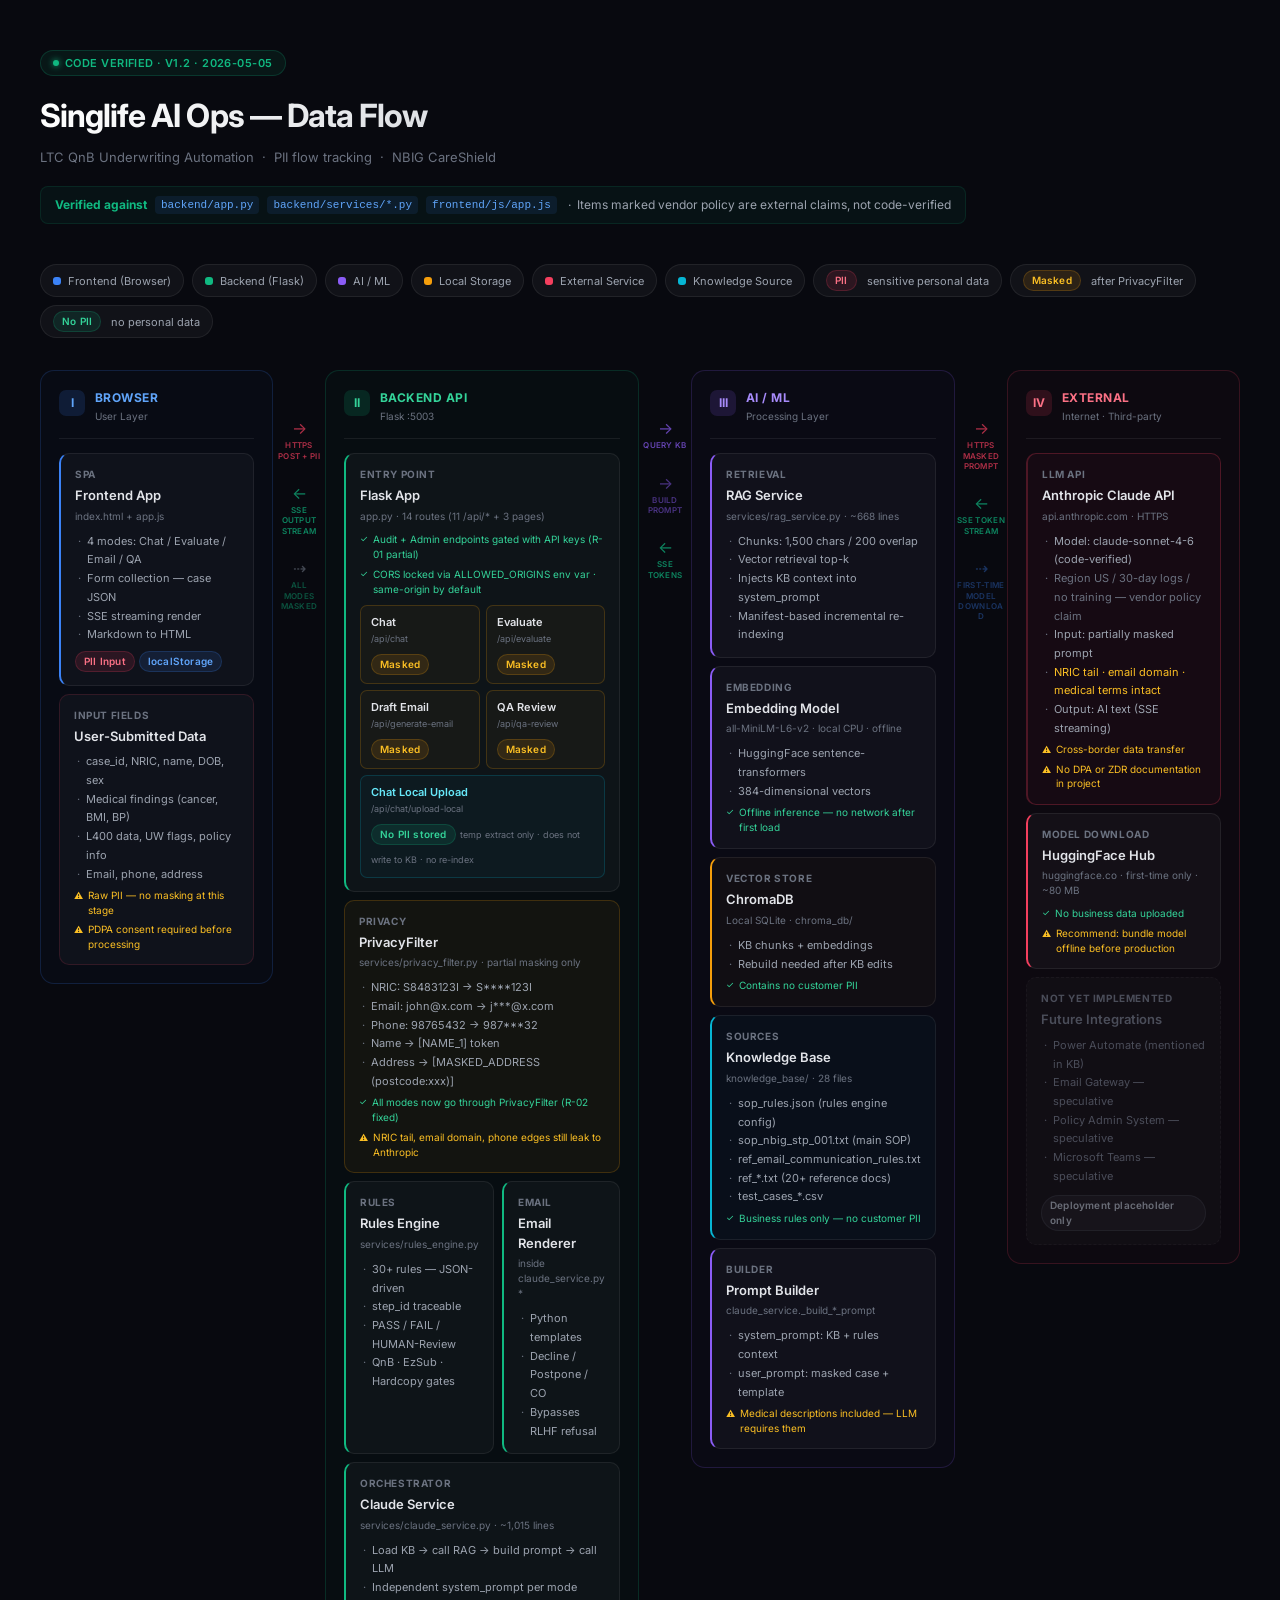
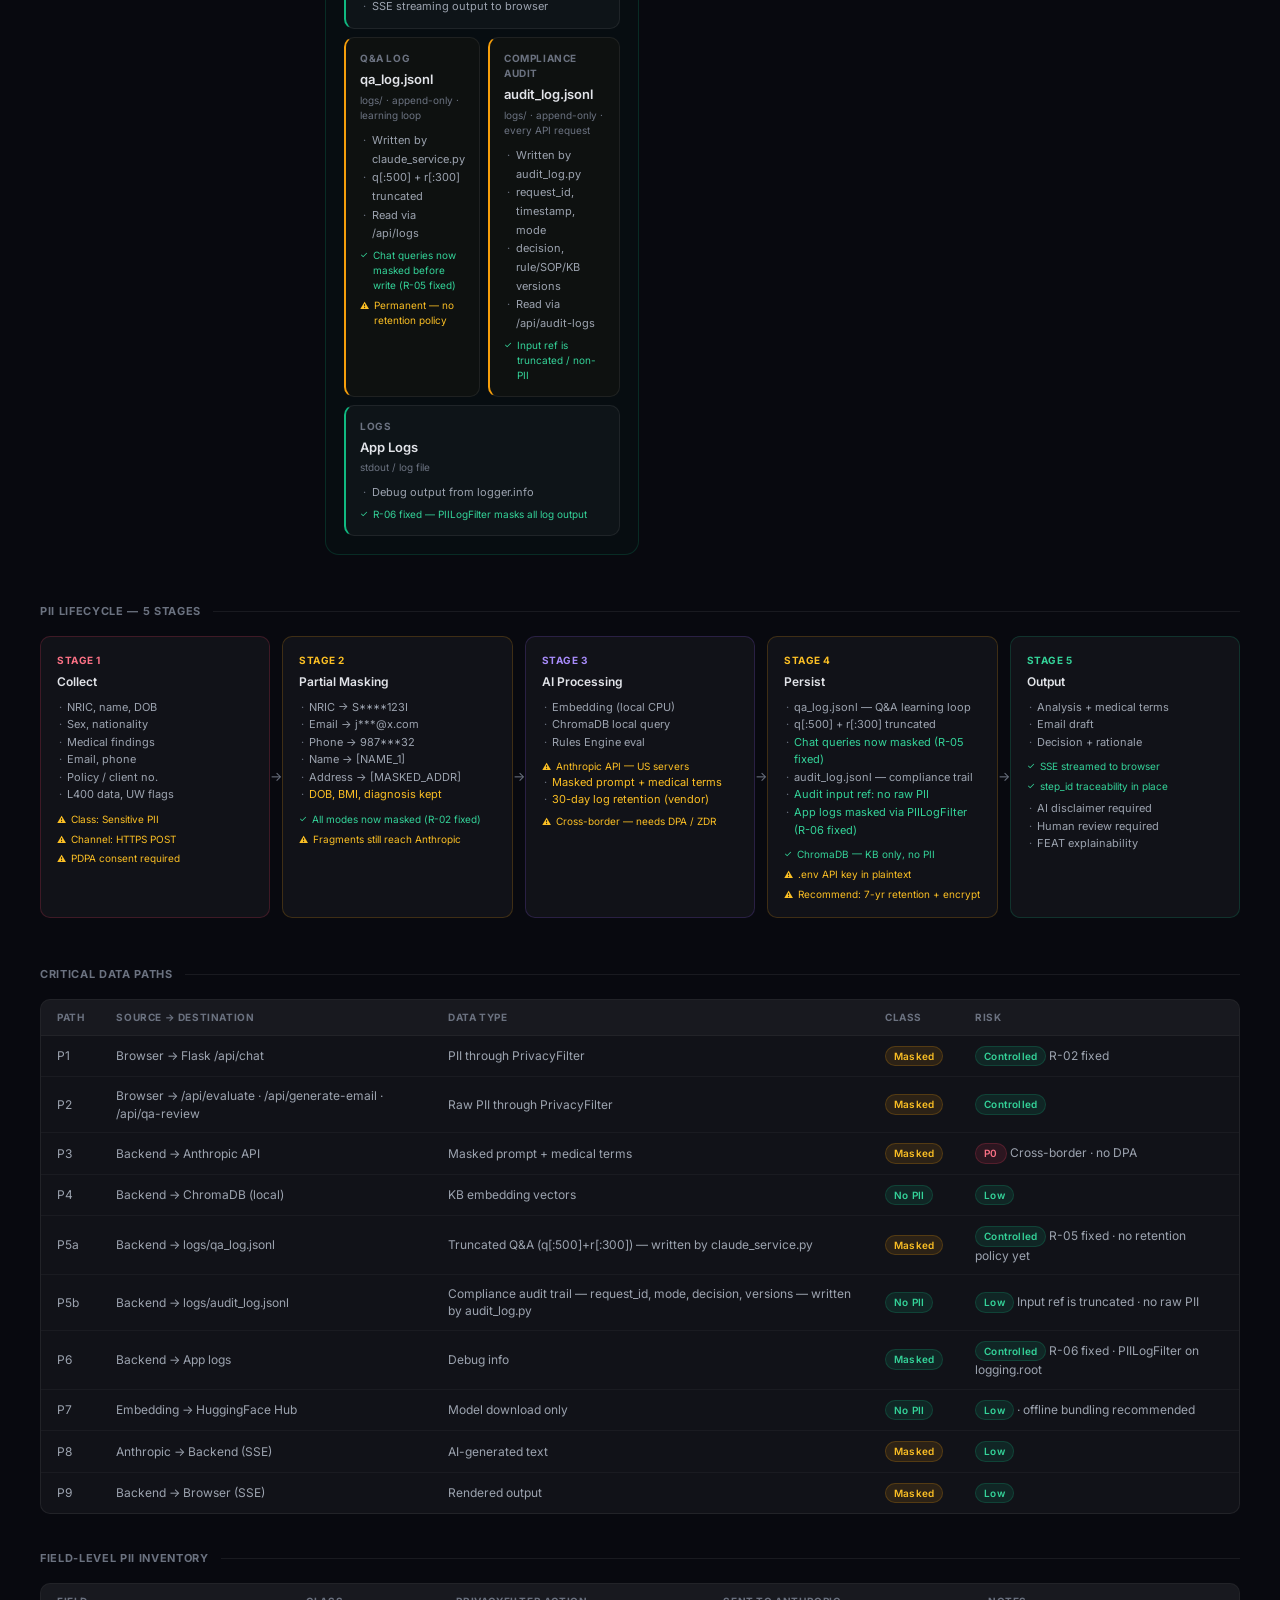
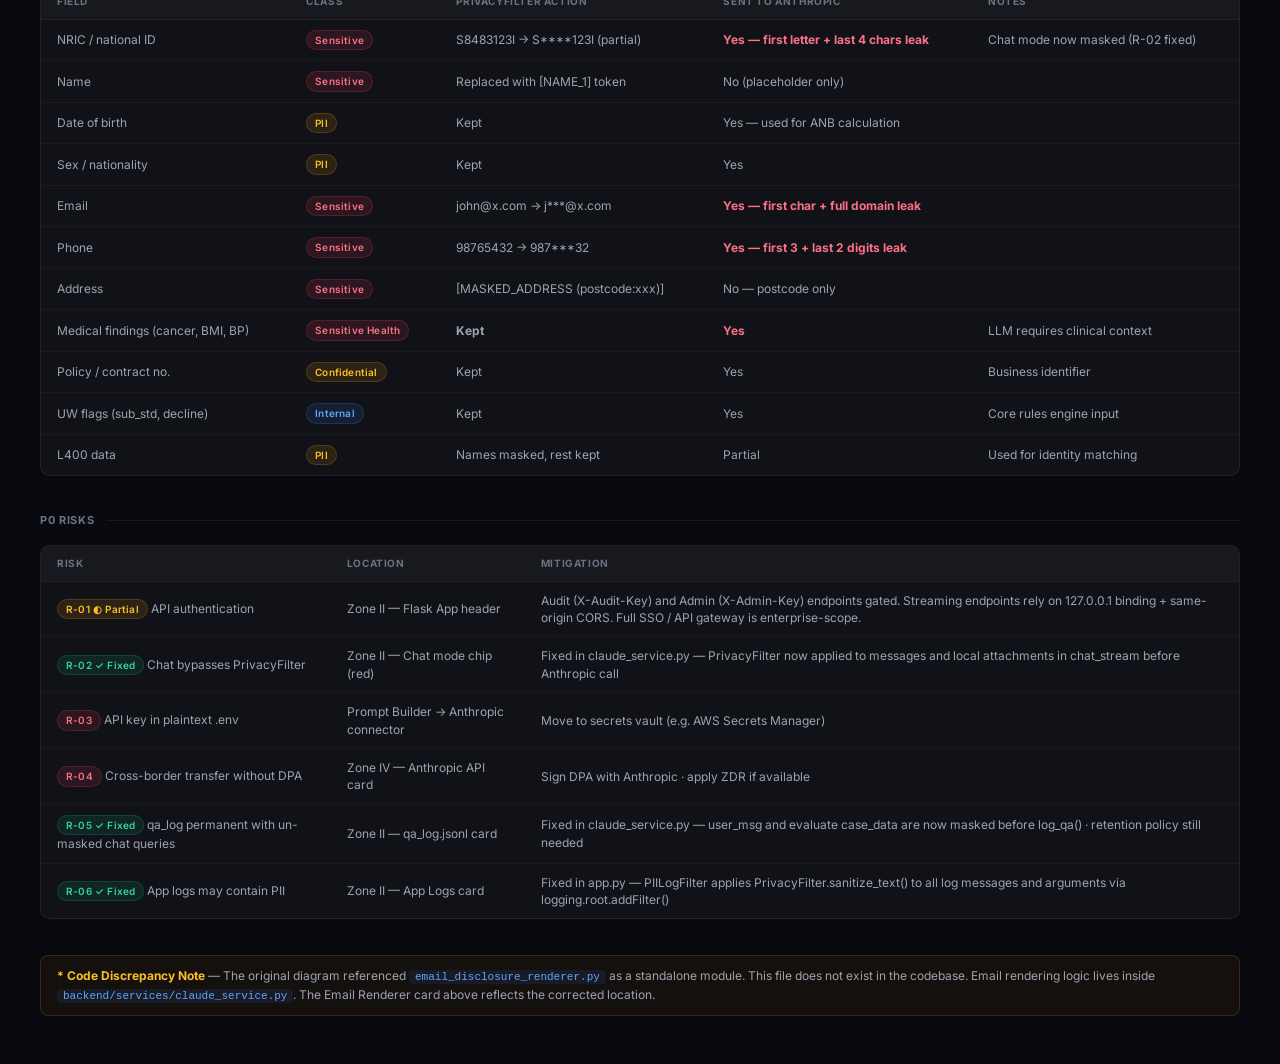
<file: docs/dataflow_diagram_EN.html>
<!DOCTYPE html>
<html lang="en">
<head>
<meta charset="UTF-8">
<meta name="viewport" content="width=device-width, initial-scale=1.0">
<title>Singlife AI Ops — Data Flow</title>
<link rel="preconnect" href="https://fonts.googleapis.com">
<link href="https://fonts.googleapis.com/css2?family=Inter:wght@400;500;600;700&display=swap" rel="stylesheet">
<style>
*, *::before, *::after { box-sizing: border-box; margin: 0; padding: 0; }

:root {
  --blue: #3b82f6;
  --blue-dim: rgba(59,130,246,0.1);
  --green: #10b981;
  --green-dim: rgba(16,185,129,0.1);
  --violet: #8b5cf6;
  --violet-dim: rgba(139,92,246,0.1);
  --rose: #f43f5e;
  --rose-dim: rgba(244,63,94,0.1);
  --amber: #f59e0b;
  --amber-dim: rgba(245,158,11,0.1);
  --cyan: #06b6d4;
  --cyan-dim: rgba(6,182,212,0.1);
  --surface: rgba(255,255,255,0.04);
  --border: rgba(255,255,255,0.07);
  --border-strong: rgba(255,255,255,0.12);
  --text: #e2e4e9;
  --muted: #9ca3af;
  --faint: #6b7280;
}

body {
  font-family: 'Inter', -apple-system, sans-serif;
  background: #08090f;
  color: var(--text);
  padding: 48px 40px;
  min-height: 100vh;
  line-height: 1.5;
}

/* ── HEADER ── */
.header { margin-bottom: 40px; }

.status-pill {
  display: inline-flex; align-items: center; gap: 6px;
  background: rgba(16,185,129,0.08); border: 1px solid rgba(16,185,129,0.2);
  color: #10b981; font-size: 11px; font-weight: 600; letter-spacing: 0.04em;
  padding: 4px 12px; border-radius: 999px; text-transform: uppercase;
  margin-bottom: 16px;
}
.status-pill span {
  width: 6px; height: 6px; border-radius: 50%; background: #10b981;
  box-shadow: 0 0 6px #10b981;
}
.page-title {
  font-size: 32px; font-weight: 700; letter-spacing: -0.03em;
  background: linear-gradient(120deg, #ffffff 0%, #9ca3af 100%);
  -webkit-background-clip: text; -webkit-text-fill-color: transparent; background-clip: text;
  margin-bottom: 8px;
}
.page-meta { font-size: 13px; color: var(--faint); margin-bottom: 18px; }
.verify-bar {
  display: inline-flex; align-items: center; gap: 8px;
  background: rgba(16,185,129,0.05); border: 1px solid rgba(16,185,129,0.12);
  border-radius: 8px; padding: 9px 14px; font-size: 12px; color: var(--muted);
}
.verify-bar strong { color: #10b981; }
code {
  color: #60a5fa; background: rgba(59,130,246,0.1);
  padding: 1px 6px; border-radius: 4px; font-size: 11px; font-family: 'SF Mono', monospace;
}

/* ── LEGEND ── */
.legend { display: flex; flex-wrap: wrap; gap: 8px; margin: 32px 0; }
.legend-item {
  display: inline-flex; align-items: center; gap: 7px;
  background: var(--surface); border: 1px solid var(--border);
  padding: 5px 12px; border-radius: 999px; font-size: 11px; color: var(--muted);
}
.legend-dot { width: 8px; height: 8px; border-radius: 3px; flex-shrink: 0; }

/* ── DIAGRAM GRID ── */
.diagram {
  display: grid;
  grid-template-columns: 1fr 52px 1.15fr 52px 1fr 52px 1fr;
  gap: 0;
  align-items: start;
  margin-bottom: 48px;
}

/* ── ZONE ── */
.zone {
  border-radius: 14px; padding: 18px;
  border: 1px solid var(--border);
  background: var(--surface);
}
.zone-i   { border-color: rgba(59,130,246,0.18); background: rgba(59,130,246,0.025); }
.zone-ii  { border-color: rgba(16,185,129,0.18); background: rgba(16,185,129,0.025); }
.zone-iii { border-color: rgba(139,92,246,0.18); background: rgba(139,92,246,0.025); }
.zone-iv  { border-color: rgba(244,63,94,0.18); background: rgba(244,63,94,0.025); }

.zone-header {
  display: flex; align-items: flex-start; gap: 10px;
  padding-bottom: 14px; margin-bottom: 14px;
  border-bottom: 1px solid var(--border);
}
.zone-badge {
  width: 26px; height: 26px; border-radius: 7px;
  display: flex; align-items: center; justify-content: center;
  font-size: 12px; font-weight: 700; flex-shrink: 0; margin-top: 1px;
}
.zone-badge-i  { background: rgba(59,130,246,0.15); color: #60a5fa; }
.zone-badge-ii { background: rgba(16,185,129,0.15); color: #34d399; }
.zone-badge-iii{ background: rgba(139,92,246,0.15); color: #a78bfa; }
.zone-badge-iv { background: rgba(244,63,94,0.15);  color: #fb7185; }

.zone-name { font-size: 12px; font-weight: 700; letter-spacing: 0.04em; text-transform: uppercase; }
.zone-desc { font-size: 10px; color: var(--faint); margin-top: 2px; }
.zone-i   .zone-name { color: #60a5fa; }
.zone-ii  .zone-name { color: #34d399; }
.zone-iii .zone-name { color: #a78bfa; }
.zone-iv  .zone-name { color: #fb7185; }

/* ── CARD ── */
.card {
  background: rgba(255,255,255,0.03); border: 1px solid var(--border);
  border-radius: 10px; padding: 13px 14px; margin-bottom: 8px;
}
.card:last-child { margin-bottom: 0; }

.card-label {
  font-size: 10px; font-weight: 700; letter-spacing: 0.06em;
  text-transform: uppercase; color: var(--faint); margin-bottom: 4px;
}
.card-title { font-size: 13px; font-weight: 600; color: var(--text); margin-bottom: 3px; }
.card-sub   { font-size: 10px; color: var(--faint); margin-bottom: 8px; }
.card-rows  { font-size: 11px; color: var(--muted); line-height: 1.7; }
.card-rows li { list-style: none; padding-left: 12px; position: relative; }
.card-rows li::before { content: '·'; position: absolute; left: 3px; color: var(--faint); }

.card-accent-blue   { border-left: 2px solid var(--blue); }
.card-accent-green  { border-left: 2px solid var(--green); }
.card-accent-violet { border-left: 2px solid var(--violet); }
.card-accent-rose   { border-left: 2px solid var(--rose); }
.card-accent-amber  { border-left: 2px solid var(--amber); background: rgba(245,158,11,0.03); }
.card-accent-cyan   { border-left: 2px solid var(--cyan); background: rgba(6,182,212,0.03); }
.card-warn          { background: rgba(245,158,11,0.05); border-color: rgba(245,158,11,0.2); }
.card-dashed        { border-style: dashed; border-color: rgba(255,255,255,0.06); opacity: 0.65; }

/* ── BADGE ── */
.badge {
  display: inline-flex; align-items: center;
  padding: 2px 8px; border-radius: 999px;
  font-size: 10px; font-weight: 600; letter-spacing: 0.02em;
}
.badge-red    { background: rgba(244,63,94,0.12); color: #fb7185; border: 1px solid rgba(244,63,94,0.2); }
.badge-amber  { background: rgba(245,158,11,0.12); color: #fbbf24; border: 1px solid rgba(245,158,11,0.2); }
.badge-green  { background: rgba(16,185,129,0.12); color: #34d399; border: 1px solid rgba(16,185,129,0.2); }
.badge-blue   { background: rgba(59,130,246,0.12); color: #60a5fa; border: 1px solid rgba(59,130,246,0.2); }
.badge-gray   { background: rgba(107,114,128,0.1); color: #9ca3af; border: 1px solid rgba(107,114,128,0.2); }
.badge-row    { display: flex; flex-wrap: wrap; gap: 4px; margin-top: 7px; }

.warn-line { display: flex; align-items: flex-start; gap: 5px; font-size: 10px; color: #fbbf24; margin-top: 5px; line-height: 1.45; }
.warn-line::before { content: '⚠'; flex-shrink: 0; font-size: 9px; margin-top: 1px; }
.good-line { display: flex; align-items: flex-start; gap: 5px; font-size: 10px; color: #34d399; margin-top: 5px; }
.good-line::before { content: '✓'; flex-shrink: 0; font-size: 9px; }

/* ── MODE GRID ── */
.mode-grid { display: grid; grid-template-columns: 1fr 1fr; gap: 6px; margin-top: 8px; }
.mode-chip {
  background: rgba(255,255,255,0.04); border: 1px solid var(--border);
  border-radius: 7px; padding: 8px 10px;
}
.mode-chip .mc-name { font-size: 11px; font-weight: 600; color: var(--text); margin-bottom: 2px; }
.mode-chip .mc-path { font-size: 9px; color: var(--faint); margin-bottom: 4px; }
.mode-chip.mc-warn  { border-color: rgba(244,63,94,0.2); background: rgba(244,63,94,0.05); }
.mode-chip.mc-ok    { border-color: rgba(245,158,11,0.2); background: rgba(245,158,11,0.04); }

/* ── ZONE CONNECTOR ── */
.connector {
  display: flex; flex-direction: column; align-items: center;
  justify-content: flex-start; padding-top: 50px; gap: 24px;
}

.flow {
  display: flex; flex-direction: column; align-items: center; gap: 4px;
  width: 52px;
}
.flow-line {
  width: 28px; height: 1px;
  position: relative;
}
.flow-right { background: linear-gradient(to right, transparent, currentColor 60%); }
.flow-left  { background: linear-gradient(to left, transparent, currentColor 60%); }

.flow-arrow-r, .flow-arrow-l {
  font-size: 16px; line-height: 1; color: var(--faint);
}
.flow-label {
  font-size: 8px; font-weight: 600; letter-spacing: 0.04em;
  text-transform: uppercase; color: var(--faint); text-align: center;
  line-height: 1.3; max-width: 48px; word-break: break-word;
}
.flow-red    .flow-arrow-r, .flow-red    .flow-label { color: rgba(244,63,94,0.7); }
.flow-green  .flow-arrow-l, .flow-green  .flow-label { color: rgba(16,185,129,0.7); }
.flow-violet .flow-arrow-r, .flow-violet .flow-label { color: rgba(139,92,246,0.7); }
.flow-blue   .flow-arrow-r, .flow-blue   .flow-label { color: rgba(59,130,246,0.7); }

/* ── SECTION TITLE ── */
.section-title {
  display: flex; align-items: center; gap: 12px;
  font-size: 11px; font-weight: 700; color: var(--faint);
  letter-spacing: 0.06em; text-transform: uppercase; margin-bottom: 16px;
}
.section-title::after { content: ''; flex: 1; height: 1px; background: var(--border); }

/* ── PII LIFECYCLE ── */
.lifecycle { display: grid; grid-template-columns: repeat(5, 1fr); gap: 12px; margin-bottom: 48px; }

.stage {
  background: var(--surface); border: 1px solid var(--border);
  border-radius: 10px; padding: 16px; position: relative;
}
.stage::after {
  content: '→'; position: absolute; right: -13px; top: 50%;
  transform: translateY(-50%); color: var(--faint); font-size: 13px; z-index: 1;
}
.stage:last-child::after { display: none; }

.stage-num  { font-size: 10px; font-weight: 700; letter-spacing: 0.05em; text-transform: uppercase; margin-bottom: 5px; }
.stage-name { font-size: 12px; font-weight: 600; color: var(--text); margin-bottom: 8px; }
.stage-body { font-size: 11px; color: var(--muted); line-height: 1.6; }
.stage-body li { list-style: none; padding-left: 10px; position: relative; }
.stage-body li::before { content: '·'; position: absolute; left: 2px; color: var(--faint); }

.stage-collect { border-color: rgba(244,63,94,0.2); }
.stage-collect .stage-num { color: #fb7185; }
.stage-mask    { border-color: rgba(245,158,11,0.2); }
.stage-mask    .stage-num { color: #fbbf24; }
.stage-ai      { border-color: rgba(139,92,246,0.2); }
.stage-ai      .stage-num { color: #a78bfa; }
.stage-persist { border-color: rgba(245,158,11,0.2); }
.stage-persist .stage-num { color: #fbbf24; }
.stage-output  { border-color: rgba(16,185,129,0.2); }
.stage-output  .stage-num { color: #34d399; }

/* ── TABLES ── */
.table-section { margin-bottom: 36px; }
.table-wrap { background: var(--surface); border: 1px solid var(--border); border-radius: 10px; overflow: hidden; }

table { width: 100%; border-collapse: collapse; font-size: 12px; }
thead th {
  padding: 10px 16px; text-align: left;
  font-size: 10px; font-weight: 700; color: var(--faint);
  letter-spacing: 0.06em; text-transform: uppercase;
  background: rgba(255,255,255,0.03); border-bottom: 1px solid var(--border);
}
tbody td {
  padding: 10px 16px; border-bottom: 1px solid rgba(255,255,255,0.04);
  color: var(--muted); vertical-align: middle; line-height: 1.45;
}
tbody tr:last-child td { border-bottom: none; }
tbody tr:hover td { background: rgba(255,255,255,0.015); }

/* ── NOTE BAR ── */
.note-bar {
  background: rgba(245,158,11,0.05); border: 1px solid rgba(245,158,11,0.18);
  border-radius: 8px; padding: 11px 16px;
  font-size: 12px; color: var(--muted); margin-top: 32px;
}
.note-bar strong { color: #fbbf24; }
</style>
</head>
<body>

<!-- ══════════ HEADER ══════════ -->
<div class="header">
  <div class="status-pill"><span></span>Code Verified · v1.2 · 2026-05-05</div>
  <h1 class="page-title">Singlife AI Ops — Data Flow</h1>
  <p class="page-meta">LTC QnB Underwriting Automation &nbsp;·&nbsp; PII flow tracking &nbsp;·&nbsp; NBIG CareShield</p>
  <div class="verify-bar">
    <strong>Verified against</strong>
    <code>backend/app.py</code> <code>backend/services/*.py</code> <code>frontend/js/app.js</code>
    &nbsp;·&nbsp; Items marked vendor policy are external claims, not code-verified
  </div>
</div>

<!-- ══════════ LEGEND ══════════ -->
<div class="legend">
  <div class="legend-item"><span class="legend-dot" style="background:#3b82f6"></span>Frontend (Browser)</div>
  <div class="legend-item"><span class="legend-dot" style="background:#10b981"></span>Backend (Flask)</div>
  <div class="legend-item"><span class="legend-dot" style="background:#8b5cf6"></span>AI / ML</div>
  <div class="legend-item"><span class="legend-dot" style="background:#f59e0b"></span>Local Storage</div>
  <div class="legend-item"><span class="legend-dot" style="background:#f43f5e"></span>External Service</div>
  <div class="legend-item"><span class="legend-dot" style="background:#06b6d4"></span>Knowledge Source</div>
  <div class="legend-item"><span class="badge badge-red">PII</span>&nbsp;sensitive personal data</div>
  <div class="legend-item"><span class="badge badge-amber">Masked</span>&nbsp;after PrivacyFilter</div>
  <div class="legend-item"><span class="badge badge-green">No PII</span>&nbsp;no personal data</div>
</div>

<!-- ══════════ MAIN DIAGRAM ══════════ -->
<div class="diagram">

  <!-- ── ZONE I: BROWSER ── -->
  <div class="zone zone-i">
    <div class="zone-header">
      <div class="zone-badge zone-badge-i">I</div>
      <div>
        <div class="zone-name">Browser</div>
        <div class="zone-desc">User Layer</div>
      </div>
    </div>

    <div class="card card-accent-blue">
      <div class="card-label">SPA</div>
      <div class="card-title">Frontend App</div>
      <div class="card-sub">index.html + app.js</div>
      <ul class="card-rows">
        <li>4 modes: Chat / Evaluate / Email / QA</li>
        <li>Form collection — case JSON</li>
        <li>SSE streaming render</li>
        <li>Markdown to HTML</li>
      </ul>
      <div class="badge-row">
        <span class="badge badge-red">PII Input</span>
        <span class="badge badge-blue">localStorage</span>
      </div>
    </div>

    <div class="card" style="border-color:rgba(244,63,94,0.15);">
      <div class="card-label">Input Fields</div>
      <div class="card-title">User-Submitted Data</div>
      <ul class="card-rows" style="margin-top:6px">
        <li>case_id, NRIC, name, DOB, sex</li>
        <li>Medical findings (cancer, BMI, BP)</li>
        <li>L400 data, UW flags, policy info</li>
        <li>Email, phone, address</li>
      </ul>
      <div class="warn-line">Raw PII — no masking at this stage</div>
      <div class="warn-line">PDPA consent required before processing</div>
    </div>
  </div>

  <!-- ── CONNECTOR I → II ── -->
  <div class="connector">
    <div class="flow flow-red">
      <div class="flow-arrow-r">→</div>
      <div class="flow-label">HTTPS POST + PII</div>
    </div>
    <div class="flow flow-green">
      <div class="flow-arrow-l">←</div>
      <div class="flow-label">SSE output stream</div>
    </div>
    <div class="flow flow-green" style="opacity:0.6">
      <div class="flow-arrow-r">⇢</div>
      <div class="flow-label">All modes masked</div>
    </div>
  </div>

  <!-- ── ZONE II: BACKEND ── -->
  <div class="zone zone-ii">
    <div class="zone-header">
      <div class="zone-badge zone-badge-ii">II</div>
      <div>
        <div class="zone-name">Backend API</div>
        <div class="zone-desc">Flask :5003</div>
      </div>
    </div>

    <div class="card card-accent-green">
      <div class="card-label">Entry Point</div>
      <div class="card-title">Flask App</div>
      <div class="card-sub">app.py · 14 routes (11 /api/* + 3 pages)</div>
      <div class="good-line">Audit + Admin endpoints gated with API keys (R-01 partial)</div>
      <div class="good-line">CORS locked via ALLOWED_ORIGINS env var · same-origin by default</div>
      <div class="mode-grid">
        <div class="mode-chip mc-ok">
          <div class="mc-name">Chat</div>
          <div class="mc-path">/api/chat</div>
          <span class="badge badge-amber">Masked</span>
        </div>
        <div class="mode-chip mc-ok">
          <div class="mc-name">Evaluate</div>
          <div class="mc-path">/api/evaluate</div>
          <span class="badge badge-amber">Masked</span>
        </div>
        <div class="mode-chip mc-ok">
          <div class="mc-name">Draft Email</div>
          <div class="mc-path">/api/generate-email</div>
          <span class="badge badge-amber">Masked</span>
        </div>
        <div class="mode-chip mc-ok">
          <div class="mc-name">QA Review</div>
          <div class="mc-path">/api/qa-review</div>
          <span class="badge badge-amber">Masked</span>
        </div>
        <div class="mode-chip" style="grid-column:1/-1; border-color:rgba(6,182,212,0.2); background:rgba(6,182,212,0.04);">
          <div class="mc-name" style="color:#67e8f9">Chat Local Upload</div>
          <div class="mc-path">/api/chat/upload-local</div>
          <span class="badge badge-green">No PII stored</span>&nbsp;<span style="font-size:9px;color:var(--faint)">temp extract only · does not write to KB · no re-index</span>
        </div>
      </div>
    </div>

    <div class="card card-warn">
      <div class="card-label">Privacy</div>
      <div class="card-title">PrivacyFilter</div>
      <div class="card-sub">services/privacy_filter.py · partial masking only</div>
      <ul class="card-rows">
        <li>NRIC: S8483123I → S****123I</li>
        <li>Email: john@x.com → j***@x.com</li>
        <li>Phone: 98765432 → 987***32</li>
        <li>Name → [NAME_1] token</li>
        <li>Address → [MASKED_ADDRESS (postcode:xxx)]</li>
      </ul>
      <div class="good-line">All modes now go through PrivacyFilter (R-02 fixed)</div>
      <div class="warn-line">NRIC tail, email domain, phone edges still leak to Anthropic</div>
    </div>

    <div style="display:grid; grid-template-columns:1fr 1fr; gap:8px; margin-bottom:8px;">
      <div class="card card-accent-green" style="margin-bottom:0">
        <div class="card-label">Rules</div>
        <div class="card-title">Rules Engine</div>
        <div class="card-sub">services/rules_engine.py</div>
        <ul class="card-rows">
          <li>30+ rules — JSON-driven</li>
          <li>step_id traceable</li>
          <li>PASS / FAIL / HUMAN-Review</li>
          <li>QnB · EzSub · Hardcopy gates</li>
        </ul>
      </div>
      <div class="card card-accent-green" style="margin-bottom:0">
        <div class="card-label">Email</div>
        <div class="card-title">Email Renderer</div>
        <div class="card-sub">inside claude_service.py *</div>
        <ul class="card-rows">
          <li>Python templates</li>
          <li>Decline / Postpone / CO</li>
          <li>Bypasses RLHF refusal</li>
        </ul>
      </div>
    </div>

    <div class="card card-accent-green">
      <div class="card-label">Orchestrator</div>
      <div class="card-title">Claude Service</div>
      <div class="card-sub">services/claude_service.py · ~1,015 lines</div>
      <ul class="card-rows">
        <li>Load KB → call RAG → build prompt → call LLM</li>
        <li>Independent system_prompt per mode</li>
        <li>SSE streaming output to browser</li>
      </ul>
    </div>

    <div style="display:grid; grid-template-columns:1fr 1fr; gap:8px; margin-bottom:8px;">
      <div class="card card-accent-amber" style="margin-bottom:0">
        <div class="card-label">Q&amp;A Log</div>
        <div class="card-title">qa_log.jsonl</div>
        <div class="card-sub">logs/ · append-only · learning loop</div>
        <ul class="card-rows">
          <li>Written by claude_service.py</li>
          <li>q[:500] + r[:300] truncated</li>
          <li>Read via /api/logs</li>
        </ul>
        <div class="good-line">Chat queries now masked before write (R-05 fixed)</div>
        <div class="warn-line">Permanent — no retention policy</div>
      </div>
      <div class="card card-accent-amber" style="margin-bottom:0">
        <div class="card-label">Compliance Audit</div>
        <div class="card-title">audit_log.jsonl</div>
        <div class="card-sub">logs/ · append-only · every API request</div>
        <ul class="card-rows">
          <li>Written by audit_log.py</li>
          <li>request_id, timestamp, mode</li>
          <li>decision, rule/SOP/KB versions</li>
          <li>Read via /api/audit-logs</li>
        </ul>
        <div class="good-line">Input ref is truncated / non-PII</div>
      </div>
    </div>
    <div class="card card-accent-green" style="margin-bottom:0">
      <div class="card-label">Logs</div>
      <div class="card-title">App Logs</div>
      <div class="card-sub">stdout / log file</div>
      <ul class="card-rows">
        <li>Debug output from logger.info</li>
      </ul>
      <div class="good-line">R-06 fixed — PIILogFilter masks all log output</div>
    </div>
  </div>

  <!-- ── CONNECTOR II → III ── -->
  <div class="connector">
    <div class="flow flow-violet">
      <div class="flow-arrow-r">→</div>
      <div class="flow-label">Query KB</div>
    </div>
    <div class="flow flow-violet" style="opacity:0.7">
      <div class="flow-arrow-r">→</div>
      <div class="flow-label">Build prompt</div>
    </div>
    <div class="flow flow-green">
      <div class="flow-arrow-l">←</div>
      <div class="flow-label">SSE tokens</div>
    </div>
  </div>

  <!-- ── ZONE III: AI/ML ── -->
  <div class="zone zone-iii">
    <div class="zone-header">
      <div class="zone-badge zone-badge-iii">III</div>
      <div>
        <div class="zone-name">AI / ML</div>
        <div class="zone-desc">Processing Layer</div>
      </div>
    </div>

    <div class="card card-accent-violet">
      <div class="card-label">Retrieval</div>
      <div class="card-title">RAG Service</div>
      <div class="card-sub">services/rag_service.py · ~668 lines</div>
      <ul class="card-rows">
        <li>Chunks: 1,500 chars / 200 overlap</li>
        <li>Vector retrieval top-k</li>
        <li>Injects KB context into system_prompt</li>
        <li>Manifest-based incremental re-indexing</li>
      </ul>
    </div>

    <div class="card card-accent-violet">
      <div class="card-label">Embedding</div>
      <div class="card-title">Embedding Model</div>
      <div class="card-sub">all-MiniLM-L6-v2 · local CPU · offline</div>
      <ul class="card-rows">
        <li>HuggingFace sentence-transformers</li>
        <li>384-dimensional vectors</li>
      </ul>
      <div class="good-line">Offline inference — no network after first load</div>
    </div>

    <div class="card card-accent-amber">
      <div class="card-label">Vector Store</div>
      <div class="card-title">ChromaDB</div>
      <div class="card-sub">Local SQLite · chroma_db/</div>
      <ul class="card-rows">
        <li>KB chunks + embeddings</li>
        <li>Rebuild needed after KB edits</li>
      </ul>
      <div class="good-line">Contains no customer PII</div>
    </div>

    <div class="card card-accent-cyan">
      <div class="card-label">Sources</div>
      <div class="card-title">Knowledge Base</div>
      <div class="card-sub">knowledge_base/ · 28 files</div>
      <ul class="card-rows">
        <li>sop_rules.json (rules engine config)</li>
        <li>sop_nbig_stp_001.txt (main SOP)</li>
        <li>ref_email_communication_rules.txt</li>
        <li>ref_*.txt (20+ reference docs)</li>
        <li>test_cases_*.csv</li>
      </ul>
      <div class="good-line">Business rules only — no customer PII</div>
    </div>

    <div class="card card-accent-violet">
      <div class="card-label">Builder</div>
      <div class="card-title">Prompt Builder</div>
      <div class="card-sub">claude_service._build_*_prompt</div>
      <ul class="card-rows">
        <li>system_prompt: KB + rules context</li>
        <li>user_prompt: masked case + template</li>
      </ul>
      <div class="warn-line">Medical descriptions included — LLM requires them</div>
    </div>
  </div>

  <!-- ── CONNECTOR III → IV ── -->
  <div class="connector">
    <div class="flow flow-red">
      <div class="flow-arrow-r">→</div>
      <div class="flow-label">HTTPS masked prompt</div>
    </div>
    <div class="flow flow-green">
      <div class="flow-arrow-l">←</div>
      <div class="flow-label">SSE token stream</div>
    </div>
    <div class="flow flow-blue" style="opacity:0.5">
      <div class="flow-arrow-r">⇢</div>
      <div class="flow-label">First-time model download</div>
    </div>
  </div>

  <!-- ── ZONE IV: EXTERNAL ── -->
  <div class="zone zone-iv">
    <div class="zone-header">
      <div class="zone-badge zone-badge-iv">IV</div>
      <div>
        <div class="zone-name">External</div>
        <div class="zone-desc">Internet · Third-party</div>
      </div>
    </div>

    <div class="card card-accent-rose" style="border-color:rgba(244,63,94,0.25); background:rgba(244,63,94,0.04);">
      <div class="card-label">LLM API</div>
      <div class="card-title">Anthropic Claude API</div>
      <div class="card-sub">api.anthropic.com · HTTPS</div>
      <ul class="card-rows">
        <li>Model: claude-sonnet-4-6 (code-verified)</li>
        <li style="color:var(--faint)">Region US / 30-day logs / no training — vendor policy claim</li>
        <li>Input: partially masked prompt</li>
        <li style="color:#fbbf24">NRIC tail · email domain · medical terms intact</li>
        <li>Output: AI text (SSE streaming)</li>
      </ul>
      <div class="warn-line">Cross-border data transfer</div>
      <div class="warn-line">No DPA or ZDR documentation in project</div>
    </div>

    <div class="card card-accent-rose">
      <div class="card-label">Model Download</div>
      <div class="card-title">HuggingFace Hub</div>
      <div class="card-sub">huggingface.co · first-time only · ~80 MB</div>
      <div class="good-line">No business data uploaded</div>
      <div class="warn-line">Recommend: bundle model offline before production</div>
    </div>

    <div class="card card-dashed">
      <div class="card-label" style="color:var(--faint)">Not Yet Implemented</div>
      <div class="card-title" style="color:var(--faint)">Future Integrations</div>
      <ul class="card-rows" style="color:var(--faint); margin-top:6px">
        <li>Power Automate (mentioned in KB)</li>
        <li>Email Gateway — speculative</li>
        <li>Policy Admin System — speculative</li>
        <li>Microsoft Teams — speculative</li>
      </ul>
      <div style="margin-top:6px"><span class="badge badge-gray">Deployment placeholder only</span></div>
    </div>
  </div>

</div><!-- end .diagram -->

<!-- ══════════ PII LIFECYCLE ══════════ -->
<div class="section-title">PII Lifecycle — 5 Stages</div>
<div class="lifecycle">
  <div class="stage stage-collect">
    <div class="stage-num">Stage 1</div>
    <div class="stage-name">Collect</div>
    <ul class="stage-body">
      <li>NRIC, name, DOB</li>
      <li>Sex, nationality</li>
      <li>Medical findings</li>
      <li>Email, phone</li>
      <li>Policy / client no.</li>
      <li>L400 data, UW flags</li>
    </ul>
    <div class="warn-line" style="margin-top:8px">Class: Sensitive PII</div>
    <div class="warn-line">Channel: HTTPS POST</div>
    <div class="warn-line">PDPA consent required</div>
  </div>

  <div class="stage stage-mask">
    <div class="stage-num">Stage 2</div>
    <div class="stage-name">Partial Masking</div>
    <ul class="stage-body">
      <li>NRIC → S****123I</li>
      <li>Email → j***@x.com</li>
      <li>Phone → 987***32</li>
      <li>Name → [NAME_1]</li>
      <li>Address → [MASKED_ADDR]</li>
      <li style="color:#fbbf24">DOB, BMI, diagnosis kept</li>
    </ul>
    <div class="good-line" style="margin-top:8px">All modes now masked (R-02 fixed)</div>
    <div class="warn-line">Fragments still reach Anthropic</div>
  </div>

  <div class="stage stage-ai">
    <div class="stage-num">Stage 3</div>
    <div class="stage-name">AI Processing</div>
    <ul class="stage-body">
      <li>Embedding (local CPU)</li>
      <li>ChromaDB local query</li>
      <li>Rules Engine eval</li>
    </ul>
    <div class="warn-line" style="margin-top:8px">Anthropic API — US servers</div>
    <ul class="stage-body">
      <li style="color:#fbbf24">Masked prompt + medical terms</li>
      <li style="color:#fbbf24">30-day log retention (vendor)</li>
    </ul>
    <div class="warn-line">Cross-border — needs DPA / ZDR</div>
  </div>

  <div class="stage stage-persist">
    <div class="stage-num">Stage 4</div>
    <div class="stage-name">Persist</div>
    <ul class="stage-body">
      <li>qa_log.jsonl — Q&amp;A learning loop</li>
      <li>q[:500] + r[:300] truncated</li>
      <li style="color:#34d399">Chat queries now masked (R-05 fixed)</li>
      <li>audit_log.jsonl — compliance trail</li>
      <li style="color:#34d399">Audit input ref: no raw PII</li>
      <li style="color:#34d399">App logs masked via PIILogFilter (R-06 fixed)</li>
    </ul>
    <div class="good-line" style="margin-top:8px">ChromaDB — KB only, no PII</div>
    <div class="warn-line">.env API key in plaintext</div>
    <div class="warn-line">Recommend: 7-yr retention + encrypt</div>
  </div>

  <div class="stage stage-output">
    <div class="stage-num">Stage 5</div>
    <div class="stage-name">Output</div>
    <ul class="stage-body">
      <li>Analysis + medical terms</li>
      <li>Email draft</li>
      <li>Decision + rationale</li>
    </ul>
    <div class="good-line" style="margin-top:8px">SSE streamed to browser</div>
    <div class="good-line">step_id traceability in place</div>
    <ul class="stage-body" style="margin-top:6px">
      <li>AI disclaimer required</li>
      <li>Human review required</li>
      <li>FEAT explainability</li>
    </ul>
  </div>
</div>

<!-- ══════════ CRITICAL DATA PATHS ══════════ -->
<div class="table-section">
  <div class="section-title">Critical Data Paths</div>
  <div class="table-wrap">
    <table>
      <thead>
        <tr><th>Path</th><th>Source → Destination</th><th>Data Type</th><th>Class</th><th>Risk</th></tr>
      </thead>
      <tbody>
        <tr><td>P1</td><td>Browser → Flask /api/chat</td><td>PII through PrivacyFilter</td><td><span class="badge badge-amber">Masked</span></td><td><span class="badge badge-green">Controlled</span> R-02 fixed</td></tr>
        <tr><td>P2</td><td>Browser → /api/evaluate · /api/generate-email · /api/qa-review</td><td>Raw PII through PrivacyFilter</td><td><span class="badge badge-amber">Masked</span></td><td><span class="badge badge-green">Controlled</span></td></tr>
        <tr><td>P3</td><td>Backend → Anthropic API</td><td>Masked prompt + medical terms</td><td><span class="badge badge-amber">Masked</span></td><td><span class="badge badge-red">P0</span> Cross-border · no DPA</td></tr>
        <tr><td>P4</td><td>Backend → ChromaDB (local)</td><td>KB embedding vectors</td><td><span class="badge badge-green">No PII</span></td><td><span class="badge badge-green">Low</span></td></tr>
        <tr><td>P5a</td><td>Backend → logs/qa_log.jsonl</td><td>Truncated Q&amp;A (q[:500]+r[:300]) — written by claude_service.py</td><td><span class="badge badge-amber">Masked</span></td><td><span class="badge badge-green">Controlled</span> R-05 fixed · no retention policy yet</td></tr>
        <tr><td>P5b</td><td>Backend → logs/audit_log.jsonl</td><td>Compliance audit trail — request_id, mode, decision, versions — written by audit_log.py</td><td><span class="badge badge-green">No PII</span></td><td><span class="badge badge-green">Low</span> Input ref is truncated · no raw PII</td></tr>
        <tr><td>P6</td><td>Backend → App logs</td><td>Debug info</td><td><span class="badge badge-green">Masked</span></td><td><span class="badge badge-green">Controlled</span> R-06 fixed · PIILogFilter on logging.root</td></tr>
        <tr><td>P7</td><td>Embedding → HuggingFace Hub</td><td>Model download only</td><td><span class="badge badge-green">No PII</span></td><td><span class="badge badge-green">Low</span> · offline bundling recommended</td></tr>
        <tr><td>P8</td><td>Anthropic → Backend (SSE)</td><td>AI-generated text</td><td><span class="badge badge-amber">Masked</span></td><td><span class="badge badge-green">Low</span></td></tr>
        <tr><td>P9</td><td>Backend → Browser (SSE)</td><td>Rendered output</td><td><span class="badge badge-amber">Masked</span></td><td><span class="badge badge-green">Low</span></td></tr>
      </tbody>
    </table>
  </div>
</div>

<!-- ══════════ PII FIELD INVENTORY ══════════ -->
<div class="table-section">
  <div class="section-title">Field-Level PII Inventory</div>
  <div class="table-wrap">
    <table>
      <thead>
        <tr><th>Field</th><th>Class</th><th>PrivacyFilter Action</th><th>Sent to Anthropic</th><th>Notes</th></tr>
      </thead>
      <tbody>
        <tr><td>NRIC / national ID</td><td><span class="badge badge-red">Sensitive</span></td><td>S8483123I → S****123I (partial)</td><td><strong style="color:#fb7185">Yes — first letter + last 4 chars leak</strong></td><td>Chat mode now masked (R-02 fixed)</td></tr>
        <tr><td>Name</td><td><span class="badge badge-red">Sensitive</span></td><td>Replaced with [NAME_1] token</td><td>No (placeholder only)</td><td></td></tr>
        <tr><td>Date of birth</td><td><span class="badge badge-amber">PII</span></td><td>Kept</td><td>Yes — used for ANB calculation</td><td></td></tr>
        <tr><td>Sex / nationality</td><td><span class="badge badge-amber">PII</span></td><td>Kept</td><td>Yes</td><td></td></tr>
        <tr><td>Email</td><td><span class="badge badge-red">Sensitive</span></td><td>john@x.com → j***@x.com</td><td><strong style="color:#fb7185">Yes — first char + full domain leak</strong></td><td></td></tr>
        <tr><td>Phone</td><td><span class="badge badge-red">Sensitive</span></td><td>98765432 → 987***32</td><td><strong style="color:#fb7185">Yes — first 3 + last 2 digits leak</strong></td><td></td></tr>
        <tr><td>Address</td><td><span class="badge badge-red">Sensitive</span></td><td>[MASKED_ADDRESS (postcode:xxx)]</td><td>No — postcode only</td><td></td></tr>
        <tr><td>Medical findings (cancer, BMI, BP)</td><td><span class="badge badge-red">Sensitive Health</span></td><td><strong>Kept</strong></td><td><strong style="color:#fb7185">Yes</strong></td><td>LLM requires clinical context</td></tr>
        <tr><td>Policy / contract no.</td><td><span class="badge badge-amber">Confidential</span></td><td>Kept</td><td>Yes</td><td>Business identifier</td></tr>
        <tr><td>UW flags (sub_std, decline)</td><td><span class="badge badge-blue">Internal</span></td><td>Kept</td><td>Yes</td><td>Core rules engine input</td></tr>
        <tr><td>L400 data</td><td><span class="badge badge-amber">PII</span></td><td>Names masked, rest kept</td><td>Partial</td><td>Used for identity matching</td></tr>
      </tbody>
    </table>
  </div>
</div>

<!-- ══════════ P0 RISKS ══════════ -->
<div class="table-section">
  <div class="section-title">P0 Risks</div>
  <div class="table-wrap">
    <table>
      <thead>
        <tr><th>Risk</th><th>Location</th><th>Mitigation</th></tr>
      </thead>
      <tbody>
        <tr><td><span class="badge badge-amber">R-01 ◐ Partial</span> API authentication</td><td>Zone II — Flask App header</td><td>Audit (X-Audit-Key) and Admin (X-Admin-Key) endpoints gated. Streaming endpoints rely on 127.0.0.1 binding + same-origin CORS. Full SSO / API gateway is enterprise-scope.</td></tr>
        <tr><td><span class="badge badge-green">R-02 ✓ Fixed</span> Chat bypasses PrivacyFilter</td><td>Zone II — Chat mode chip (red)</td><td>Fixed in claude_service.py — PrivacyFilter now applied to messages and local attachments in chat_stream before Anthropic call</td></tr>
        <tr><td><span class="badge badge-red">R-03</span> API key in plaintext .env</td><td>Prompt Builder → Anthropic connector</td><td>Move to secrets vault (e.g. AWS Secrets Manager)</td></tr>
        <tr><td><span class="badge badge-red">R-04</span> Cross-border transfer without DPA</td><td>Zone IV — Anthropic API card</td><td>Sign DPA with Anthropic · apply ZDR if available</td></tr>
        <tr><td><span class="badge badge-green">R-05 ✓ Fixed</span> qa_log permanent with un-masked chat queries</td><td>Zone II — qa_log.jsonl card</td><td>Fixed in claude_service.py — user_msg and evaluate case_data are now masked before log_qa() · retention policy still needed</td></tr>
        <tr><td><span class="badge badge-green">R-06 ✓ Fixed</span> App logs may contain PII</td><td>Zone II — App Logs card</td><td>Fixed in app.py — PIILogFilter applies PrivacyFilter.sanitize_text() to all log messages and arguments via logging.root.addFilter()</td></tr>
      </tbody>
    </table>
  </div>
</div>

<!-- ══════════ DISCREPANCY NOTE ══════════ -->
<div class="note-bar">
  <strong>* Code Discrepancy Note</strong> — The original diagram referenced <code>email_disclosure_renderer.py</code> as a standalone module. This file does not exist in the codebase. Email rendering logic lives inside <code>backend/services/claude_service.py</code>. The Email Renderer card above reflects the corrected location.
</div>

</body>
</html>
</file>
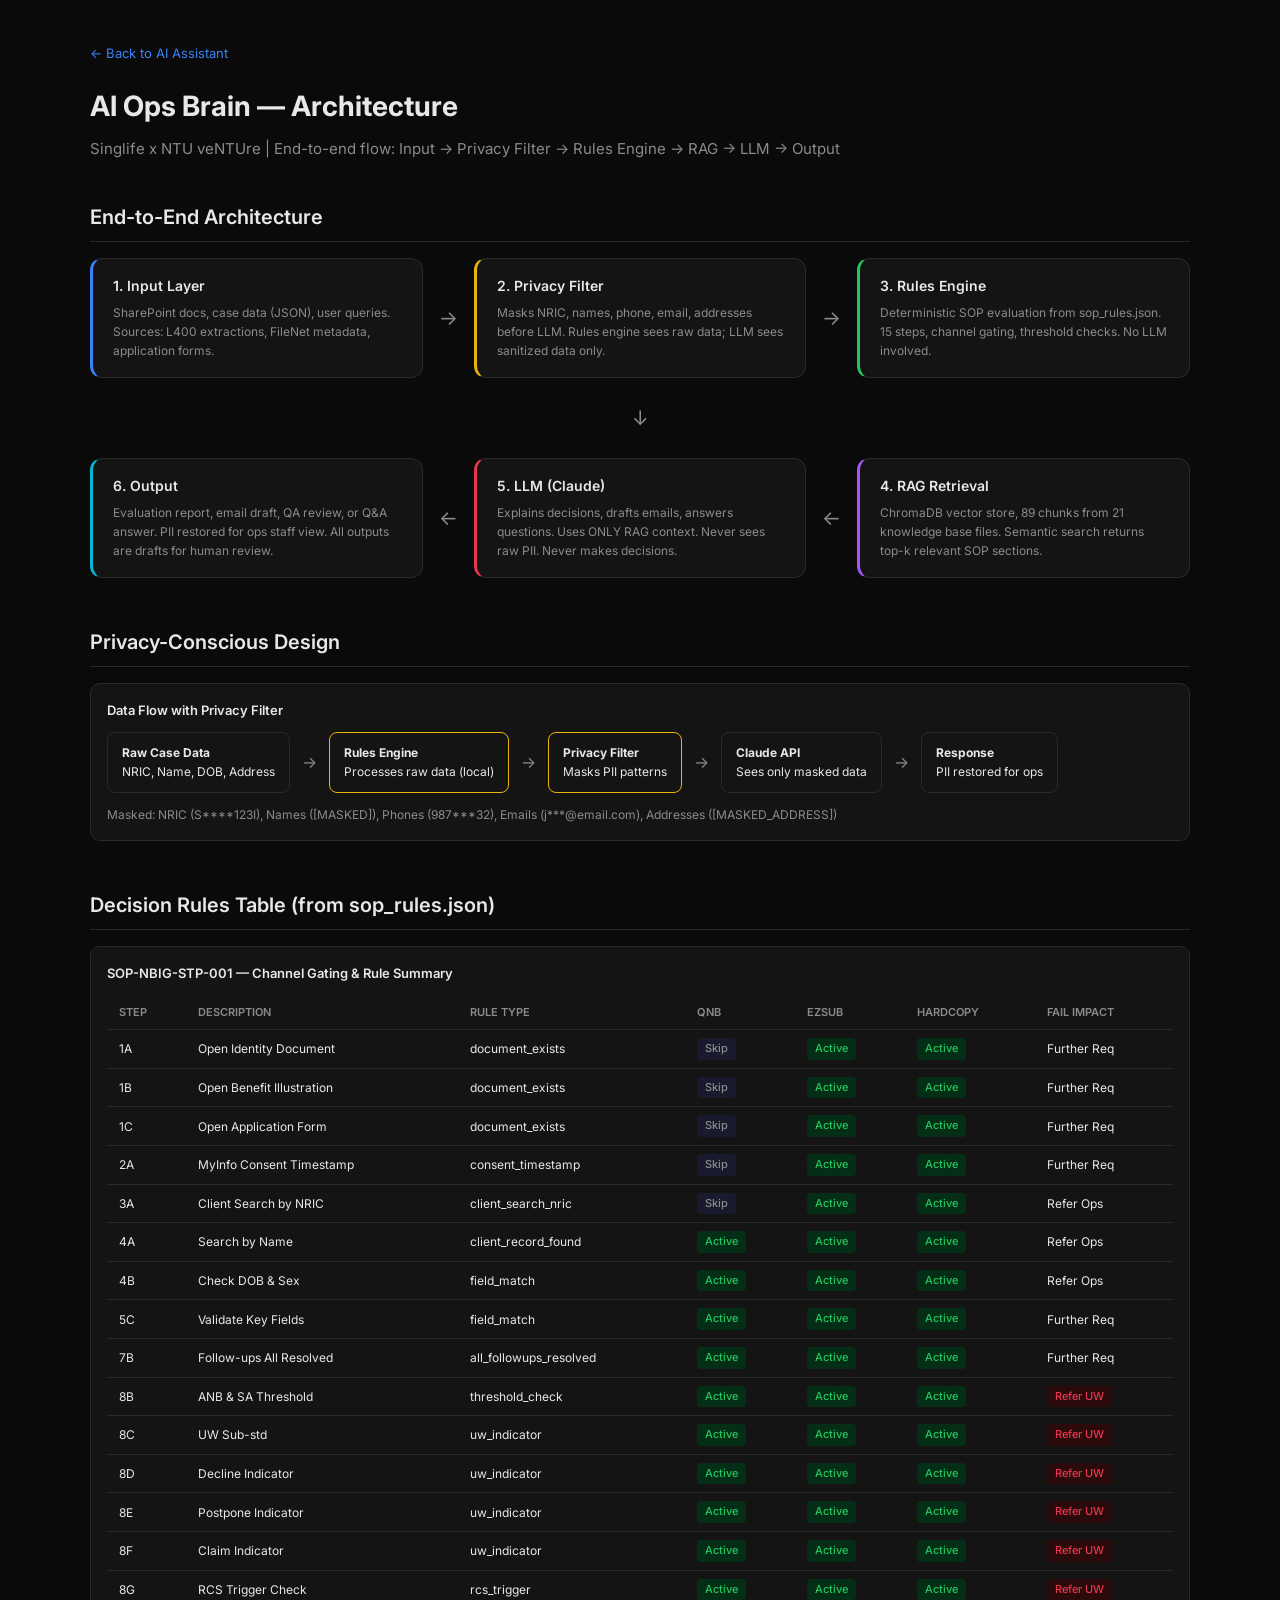
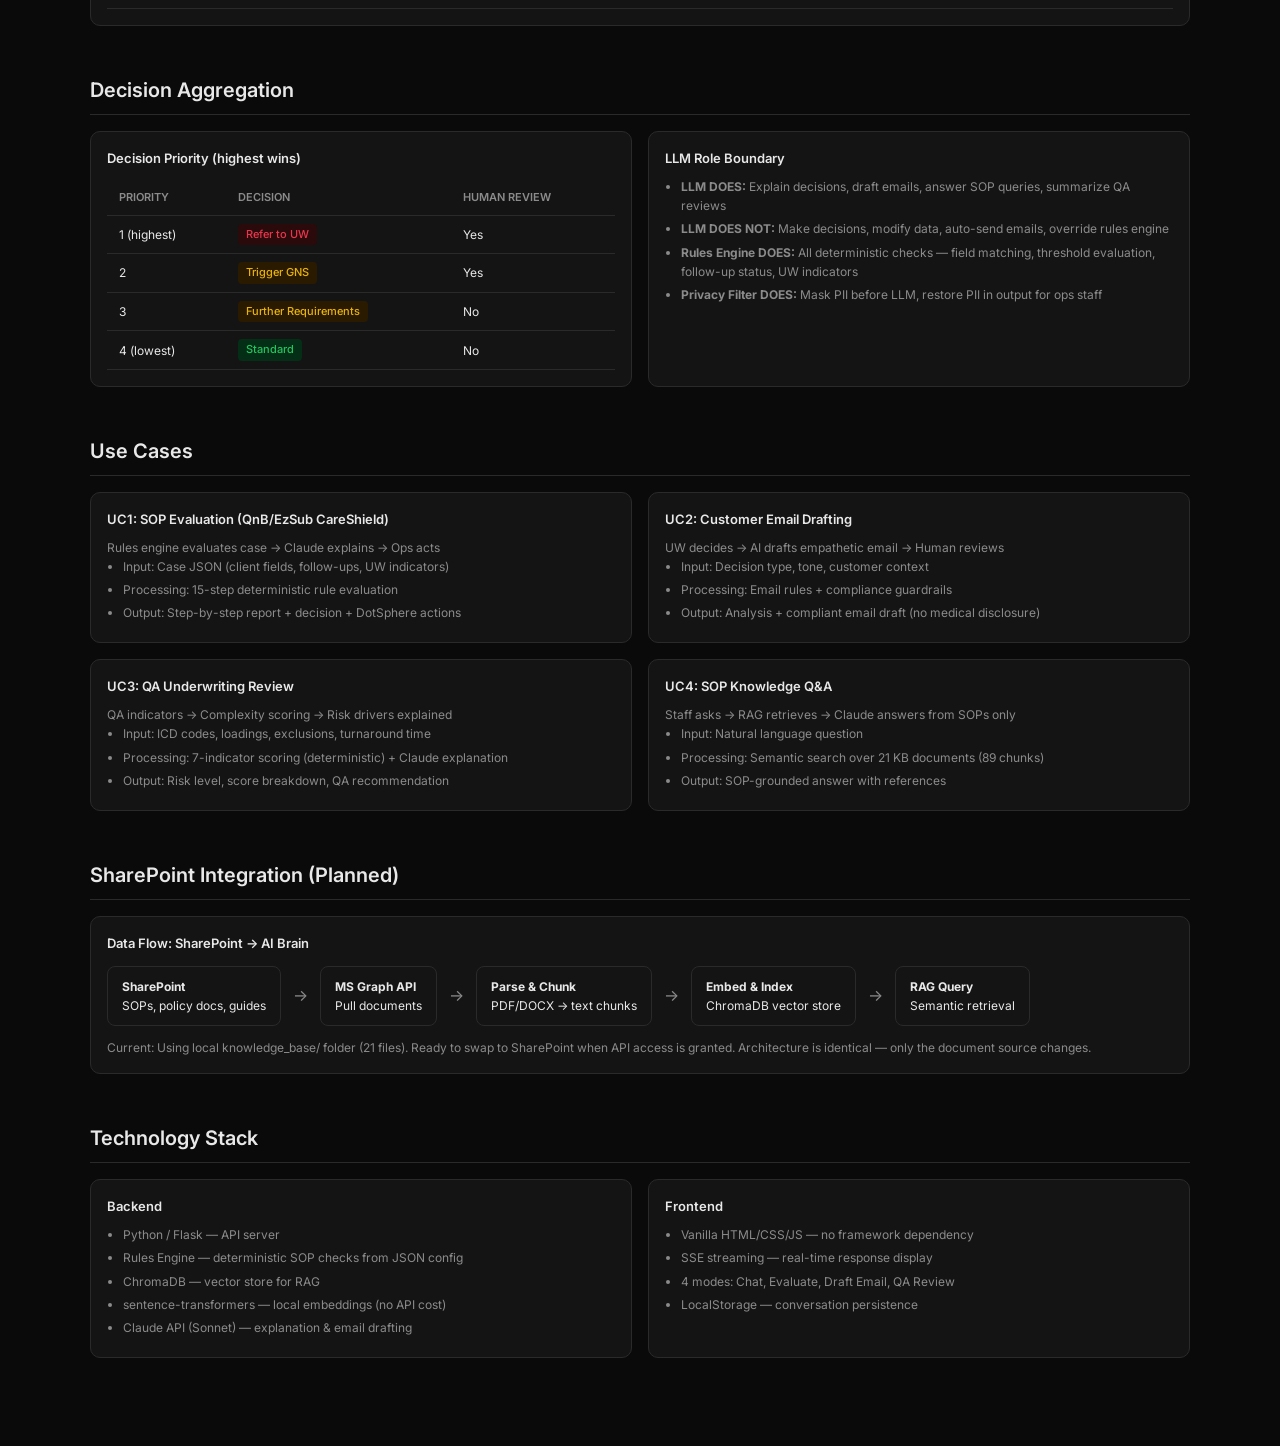
<file: frontend/architecture.html>
<!DOCTYPE html>
<html lang="en">
<head>
  <meta charset="UTF-8" />
  <meta name="viewport" content="width=device-width, initial-scale=1.0" />
  <title>Singlife AI Ops — Architecture</title>
  <link href="https://fonts.googleapis.com/css2?family=Inter:wght@300;400;500;600;700&display=swap" rel="stylesheet" />
  <style>
    *, *::before, *::after { box-sizing: border-box; margin: 0; padding: 0; }
    :root {
      --bg: #0a0a0a; --card: #141414; --border: #2a2a2a; --text: #e8e8e8;
      --dim: #8b8b8b; --accent: #e8364e; --blue: #3b82f6; --green: #22c55e;
      --yellow: #eab308; --purple: #a855f7; --font: 'Inter', system-ui, sans-serif;
    }
    body { font-family: var(--font); background: var(--bg); color: var(--text); padding: 40px; line-height: 1.6; }
    .container { max-width: 1100px; margin: 0 auto; }
    h1 { font-size: 28px; font-weight: 700; margin-bottom: 8px; }
    .subtitle { color: var(--dim); margin-bottom: 40px; font-size: 15px; }
    .back-link { color: var(--blue); text-decoration: none; font-size: 13px; display: inline-block; margin-bottom: 20px; }
    .back-link:hover { text-decoration: underline; }

    /* architecture flow */
    .flow { display: flex; flex-direction: column; gap: 24px; margin-bottom: 48px; }
    .flow-row { display: flex; align-items: center; gap: 16px; }
    .flow-box {
      background: var(--card); border: 1px solid var(--border); border-radius: 12px;
      padding: 16px 20px; flex: 1; min-width: 0;
    }
    .flow-box h3 { font-size: 14px; font-weight: 600; margin-bottom: 6px; }
    .flow-box p { font-size: 12px; color: var(--dim); }
    .flow-box.input { border-left: 3px solid var(--blue); }
    .flow-box.privacy { border-left: 3px solid var(--yellow); }
    .flow-box.rules { border-left: 3px solid var(--green); }
    .flow-box.rag { border-left: 3px solid var(--purple); }
    .flow-box.llm { border-left: 3px solid var(--accent); }
    .flow-box.output { border-left: 3px solid #06b6d4; }
    .arrow { color: var(--dim); font-size: 20px; flex-shrink: 0; }
    .arrow-down { text-align: center; color: var(--dim); font-size: 20px; }

    /* sections */
    .section { margin-bottom: 48px; }
    .section h2 { font-size: 20px; font-weight: 600; margin-bottom: 16px; border-bottom: 1px solid var(--border); padding-bottom: 8px; }
    .grid { display: grid; grid-template-columns: 1fr 1fr; gap: 16px; }
    .card { background: var(--card); border: 1px solid var(--border); border-radius: 10px; padding: 16px; }
    .card h4 { font-size: 13px; font-weight: 600; margin-bottom: 8px; }
    .card p, .card li { font-size: 12px; color: var(--dim); }
    .card ul { padding-left: 16px; }
    .card li { margin-bottom: 4px; }

    /* decision table */
    table { width: 100%; border-collapse: collapse; font-size: 12px; margin-top: 12px; }
    th, td { padding: 8px 12px; text-align: left; border-bottom: 1px solid var(--border); }
    th { font-weight: 600; color: var(--dim); font-size: 11px; text-transform: uppercase; }
    .tag { display: inline-block; padding: 2px 8px; border-radius: 4px; font-size: 11px; font-weight: 500; }
    .tag-pass { background: #052e16; color: var(--green); }
    .tag-refer { background: #2a0a0a; color: var(--accent); }
    .tag-skip { background: #1a1a2e; color: var(--dim); }
    .tag-further { background: #2a1a00; color: var(--yellow); }

    /* privacy */
    .privacy-flow { display: flex; align-items: center; gap: 12px; flex-wrap: wrap; margin-top: 12px; }
    .pf-step { background: var(--card); border: 1px solid var(--border); border-radius: 8px; padding: 10px 14px; font-size: 12px; }
    .pf-arrow { color: var(--dim); }

    @media (max-width: 768px) { .grid { grid-template-columns: 1fr; } .flow-row { flex-direction: column; } }
  </style>
</head>
<body>
  <div class="container">
    <a href="/" class="back-link">&larr; Back to AI Assistant</a>
    <h1>AI Ops Brain — Architecture</h1>
    <p class="subtitle">Singlife x NTU veNTUre | End-to-end flow: Input → Privacy Filter → Rules Engine → RAG → LLM → Output</p>

    <!-- ARCHITECTURE FLOW -->
    <div class="section">
      <h2>End-to-End Architecture</h2>
      <div class="flow">
        <div class="flow-row">
          <div class="flow-box input">
            <h3>1. Input Layer</h3>
            <p>SharePoint docs, case data (JSON), user queries. Sources: L400 extractions, FileNet metadata, application forms.</p>
          </div>
          <span class="arrow">→</span>
          <div class="flow-box privacy">
            <h3>2. Privacy Filter</h3>
            <p>Masks NRIC, names, phone, email, addresses before LLM. Rules engine sees raw data; LLM sees sanitized data only.</p>
          </div>
          <span class="arrow">→</span>
          <div class="flow-box rules">
            <h3>3. Rules Engine</h3>
            <p>Deterministic SOP evaluation from sop_rules.json. 15 steps, channel gating, threshold checks. No LLM involved.</p>
          </div>
        </div>
        <div class="arrow-down">↓</div>
        <div class="flow-row">
          <div class="flow-box output">
            <h3>6. Output</h3>
            <p>Evaluation report, email draft, QA review, or Q&A answer. PII restored for ops staff view. All outputs are drafts for human review.</p>
          </div>
          <span class="arrow">←</span>
          <div class="flow-box llm">
            <h3>5. LLM (Claude)</h3>
            <p>Explains decisions, drafts emails, answers questions. Uses ONLY RAG context. Never sees raw PII. Never makes decisions.</p>
          </div>
          <span class="arrow">←</span>
          <div class="flow-box rag">
            <h3>4. RAG Retrieval</h3>
            <p>ChromaDB vector store, 89 chunks from 21 knowledge base files. Semantic search returns top-k relevant SOP sections.</p>
          </div>
        </div>
      </div>
    </div>

    <!-- PRIVACY APPROACH -->
    <div class="section">
      <h2>Privacy-Conscious Design</h2>
      <div class="card">
        <h4>Data Flow with Privacy Filter</h4>
        <div class="privacy-flow">
          <div class="pf-step"><strong>Raw Case Data</strong><br>NRIC, Name, DOB, Address</div>
          <span class="pf-arrow">→</span>
          <div class="pf-step" style="border-color: var(--yellow);"><strong>Rules Engine</strong><br>Processes raw data (local)</div>
          <span class="pf-arrow">→</span>
          <div class="pf-step" style="border-color: var(--yellow);"><strong>Privacy Filter</strong><br>Masks PII patterns</div>
          <span class="pf-arrow">→</span>
          <div class="pf-step"><strong>Claude API</strong><br>Sees only masked data</div>
          <span class="pf-arrow">→</span>
          <div class="pf-step"><strong>Response</strong><br>PII restored for ops</div>
        </div>
        <p style="margin-top: 12px; font-size: 12px; color: var(--dim);">
          Masked: NRIC (S****123I), Names ([MASKED]), Phones (987***32), Emails (j***@email.com), Addresses ([MASKED_ADDRESS])
        </p>
      </div>
    </div>

    <!-- DECISION TABLE -->
    <div class="section">
      <h2>Decision Rules Table (from sop_rules.json)</h2>
      <div class="card" style="overflow-x: auto;">
        <h4>SOP-NBIG-STP-001 — Channel Gating & Rule Summary</h4>
        <table>
          <thead>
            <tr><th>Step</th><th>Description</th><th>Rule Type</th><th>QnB</th><th>EzSub</th><th>Hardcopy</th><th>Fail Impact</th></tr>
          </thead>
          <tbody>
            <tr><td>1A</td><td>Open Identity Document</td><td>document_exists</td><td><span class="tag tag-skip">Skip</span></td><td><span class="tag tag-pass">Active</span></td><td><span class="tag tag-pass">Active</span></td><td>Further Req</td></tr>
            <tr><td>1B</td><td>Open Benefit Illustration</td><td>document_exists</td><td><span class="tag tag-skip">Skip</span></td><td><span class="tag tag-pass">Active</span></td><td><span class="tag tag-pass">Active</span></td><td>Further Req</td></tr>
            <tr><td>1C</td><td>Open Application Form</td><td>document_exists</td><td><span class="tag tag-skip">Skip</span></td><td><span class="tag tag-pass">Active</span></td><td><span class="tag tag-pass">Active</span></td><td>Further Req</td></tr>
            <tr><td>2A</td><td>MyInfo Consent Timestamp</td><td>consent_timestamp</td><td><span class="tag tag-skip">Skip</span></td><td><span class="tag tag-pass">Active</span></td><td><span class="tag tag-pass">Active</span></td><td>Further Req</td></tr>
            <tr><td>3A</td><td>Client Search by NRIC</td><td>client_search_nric</td><td><span class="tag tag-skip">Skip</span></td><td><span class="tag tag-pass">Active</span></td><td><span class="tag tag-pass">Active</span></td><td>Refer Ops</td></tr>
            <tr><td>4A</td><td>Search by Name</td><td>client_record_found</td><td><span class="tag tag-pass">Active</span></td><td><span class="tag tag-pass">Active</span></td><td><span class="tag tag-pass">Active</span></td><td>Refer Ops</td></tr>
            <tr><td>4B</td><td>Check DOB & Sex</td><td>field_match</td><td><span class="tag tag-pass">Active</span></td><td><span class="tag tag-pass">Active</span></td><td><span class="tag tag-pass">Active</span></td><td>Refer Ops</td></tr>
            <tr><td>5C</td><td>Validate Key Fields</td><td>field_match</td><td><span class="tag tag-pass">Active</span></td><td><span class="tag tag-pass">Active</span></td><td><span class="tag tag-pass">Active</span></td><td>Further Req</td></tr>
            <tr><td>7B</td><td>Follow-ups All Resolved</td><td>all_followups_resolved</td><td><span class="tag tag-pass">Active</span></td><td><span class="tag tag-pass">Active</span></td><td><span class="tag tag-pass">Active</span></td><td>Further Req</td></tr>
            <tr><td>8B</td><td>ANB & SA Threshold</td><td>threshold_check</td><td><span class="tag tag-pass">Active</span></td><td><span class="tag tag-pass">Active</span></td><td><span class="tag tag-pass">Active</span></td><td><span class="tag tag-refer">Refer UW</span></td></tr>
            <tr><td>8C</td><td>UW Sub-std</td><td>uw_indicator</td><td><span class="tag tag-pass">Active</span></td><td><span class="tag tag-pass">Active</span></td><td><span class="tag tag-pass">Active</span></td><td><span class="tag tag-refer">Refer UW</span></td></tr>
            <tr><td>8D</td><td>Decline Indicator</td><td>uw_indicator</td><td><span class="tag tag-pass">Active</span></td><td><span class="tag tag-pass">Active</span></td><td><span class="tag tag-pass">Active</span></td><td><span class="tag tag-refer">Refer UW</span></td></tr>
            <tr><td>8E</td><td>Postpone Indicator</td><td>uw_indicator</td><td><span class="tag tag-pass">Active</span></td><td><span class="tag tag-pass">Active</span></td><td><span class="tag tag-pass">Active</span></td><td><span class="tag tag-refer">Refer UW</span></td></tr>
            <tr><td>8F</td><td>Claim Indicator</td><td>uw_indicator</td><td><span class="tag tag-pass">Active</span></td><td><span class="tag tag-pass">Active</span></td><td><span class="tag tag-pass">Active</span></td><td><span class="tag tag-refer">Refer UW</span></td></tr>
            <tr><td>8G</td><td>RCS Trigger Check</td><td>rcs_trigger</td><td><span class="tag tag-pass">Active</span></td><td><span class="tag tag-pass">Active</span></td><td><span class="tag tag-pass">Active</span></td><td><span class="tag tag-refer">Refer UW</span></td></tr>
          </tbody>
        </table>
      </div>
    </div>

    <!-- DECISION MAPPING -->
    <div class="section">
      <h2>Decision Aggregation</h2>
      <div class="grid">
        <div class="card">
          <h4>Decision Priority (highest wins)</h4>
          <table>
            <thead><tr><th>Priority</th><th>Decision</th><th>Human Review</th></tr></thead>
            <tbody>
              <tr><td>1 (highest)</td><td><span class="tag tag-refer">Refer to UW</span></td><td>Yes</td></tr>
              <tr><td>2</td><td><span class="tag tag-further">Trigger GNS</span></td><td>Yes</td></tr>
              <tr><td>3</td><td><span class="tag tag-further">Further Requirements</span></td><td>No</td></tr>
              <tr><td>4 (lowest)</td><td><span class="tag tag-pass">Standard</span></td><td>No</td></tr>
            </tbody>
          </table>
        </div>
        <div class="card">
          <h4>LLM Role Boundary</h4>
          <ul>
            <li><strong>LLM DOES:</strong> Explain decisions, draft emails, answer SOP queries, summarize QA reviews</li>
            <li><strong>LLM DOES NOT:</strong> Make decisions, modify data, auto-send emails, override rules engine</li>
            <li><strong>Rules Engine DOES:</strong> All deterministic checks — field matching, threshold evaluation, follow-up status, UW indicators</li>
            <li><strong>Privacy Filter DOES:</strong> Mask PII before LLM, restore PII in output for ops staff</li>
          </ul>
        </div>
      </div>
    </div>

    <!-- USE CASES -->
    <div class="section">
      <h2>Use Cases</h2>
      <div class="grid">
        <div class="card">
          <h4>UC1: SOP Evaluation (QnB/EzSub CareShield)</h4>
          <p>Rules engine evaluates case → Claude explains → Ops acts</p>
          <ul>
            <li>Input: Case JSON (client fields, follow-ups, UW indicators)</li>
            <li>Processing: 15-step deterministic rule evaluation</li>
            <li>Output: Step-by-step report + decision + DotSphere actions</li>
          </ul>
        </div>
        <div class="card">
          <h4>UC2: Customer Email Drafting</h4>
          <p>UW decides → AI drafts empathetic email → Human reviews</p>
          <ul>
            <li>Input: Decision type, tone, customer context</li>
            <li>Processing: Email rules + compliance guardrails</li>
            <li>Output: Analysis + compliant email draft (no medical disclosure)</li>
          </ul>
        </div>
        <div class="card">
          <h4>UC3: QA Underwriting Review</h4>
          <p>QA indicators → Complexity scoring → Risk drivers explained</p>
          <ul>
            <li>Input: ICD codes, loadings, exclusions, turnaround time</li>
            <li>Processing: 7-indicator scoring (deterministic) + Claude explanation</li>
            <li>Output: Risk level, score breakdown, QA recommendation</li>
          </ul>
        </div>
        <div class="card">
          <h4>UC4: SOP Knowledge Q&A</h4>
          <p>Staff asks → RAG retrieves → Claude answers from SOPs only</p>
          <ul>
            <li>Input: Natural language question</li>
            <li>Processing: Semantic search over 21 KB documents (89 chunks)</li>
            <li>Output: SOP-grounded answer with references</li>
          </ul>
        </div>
      </div>
    </div>

    <!-- SHAREPOINT FLOW -->
    <div class="section">
      <h2>SharePoint Integration (Planned)</h2>
      <div class="card">
        <h4>Data Flow: SharePoint → AI Brain</h4>
        <div class="privacy-flow">
          <div class="pf-step"><strong>SharePoint</strong><br>SOPs, policy docs, guides</div>
          <span class="pf-arrow">→</span>
          <div class="pf-step"><strong>MS Graph API</strong><br>Pull documents</div>
          <span class="pf-arrow">→</span>
          <div class="pf-step"><strong>Parse & Chunk</strong><br>PDF/DOCX → text chunks</div>
          <span class="pf-arrow">→</span>
          <div class="pf-step"><strong>Embed & Index</strong><br>ChromaDB vector store</div>
          <span class="pf-arrow">→</span>
          <div class="pf-step"><strong>RAG Query</strong><br>Semantic retrieval</div>
        </div>
        <p style="margin-top: 12px; font-size: 12px; color: var(--dim);">
          Current: Using local knowledge_base/ folder (21 files). Ready to swap to SharePoint when API access is granted.
          Architecture is identical — only the document source changes.
        </p>
      </div>
    </div>

    <!-- TECH STACK -->
    <div class="section">
      <h2>Technology Stack</h2>
      <div class="grid">
        <div class="card">
          <h4>Backend</h4>
          <ul>
            <li>Python / Flask — API server</li>
            <li>Rules Engine — deterministic SOP checks from JSON config</li>
            <li>ChromaDB — vector store for RAG</li>
            <li>sentence-transformers — local embeddings (no API cost)</li>
            <li>Claude API (Sonnet) — explanation & email drafting</li>
          </ul>
        </div>
        <div class="card">
          <h4>Frontend</h4>
          <ul>
            <li>Vanilla HTML/CSS/JS — no framework dependency</li>
            <li>SSE streaming — real-time response display</li>
            <li>4 modes: Chat, Evaluate, Draft Email, QA Review</li>
            <li>LocalStorage — conversation persistence</li>
          </ul>
        </div>
      </div>
    </div>

  </div>
</body>
</html>
</file>
